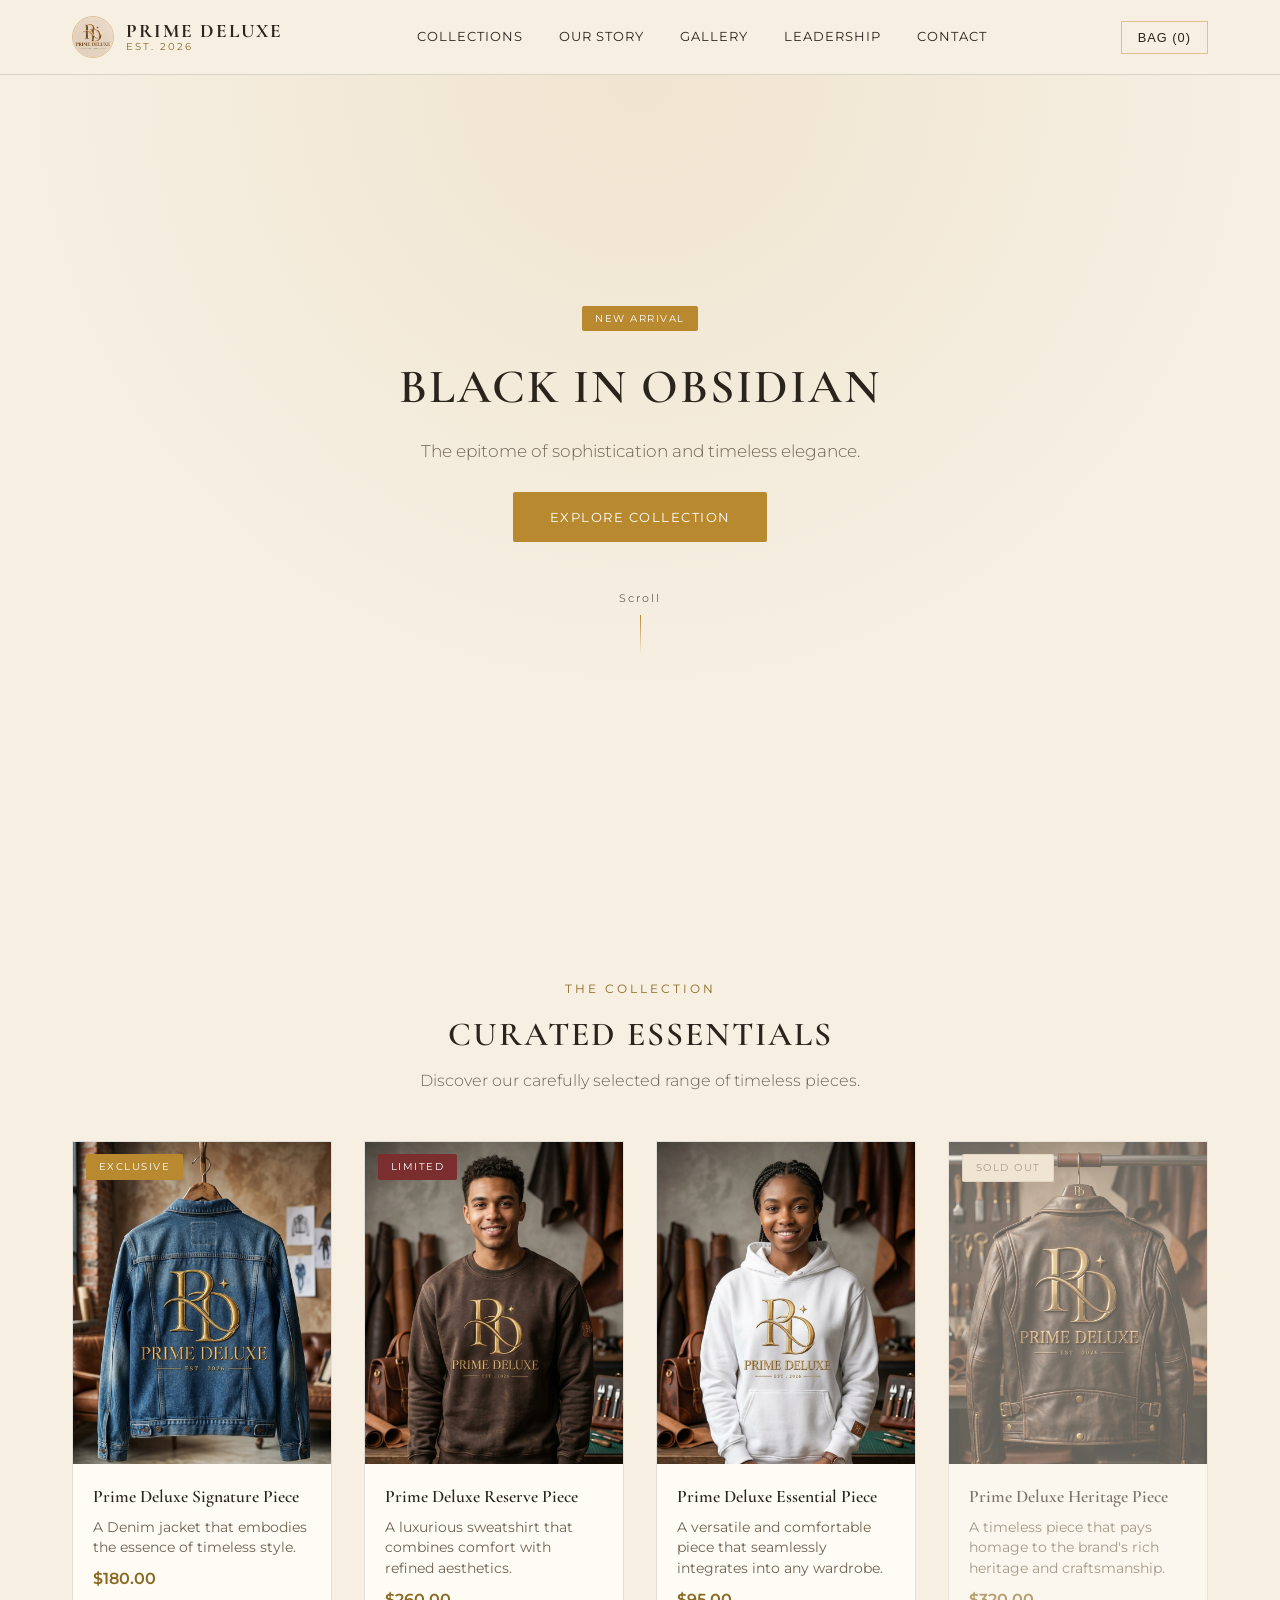
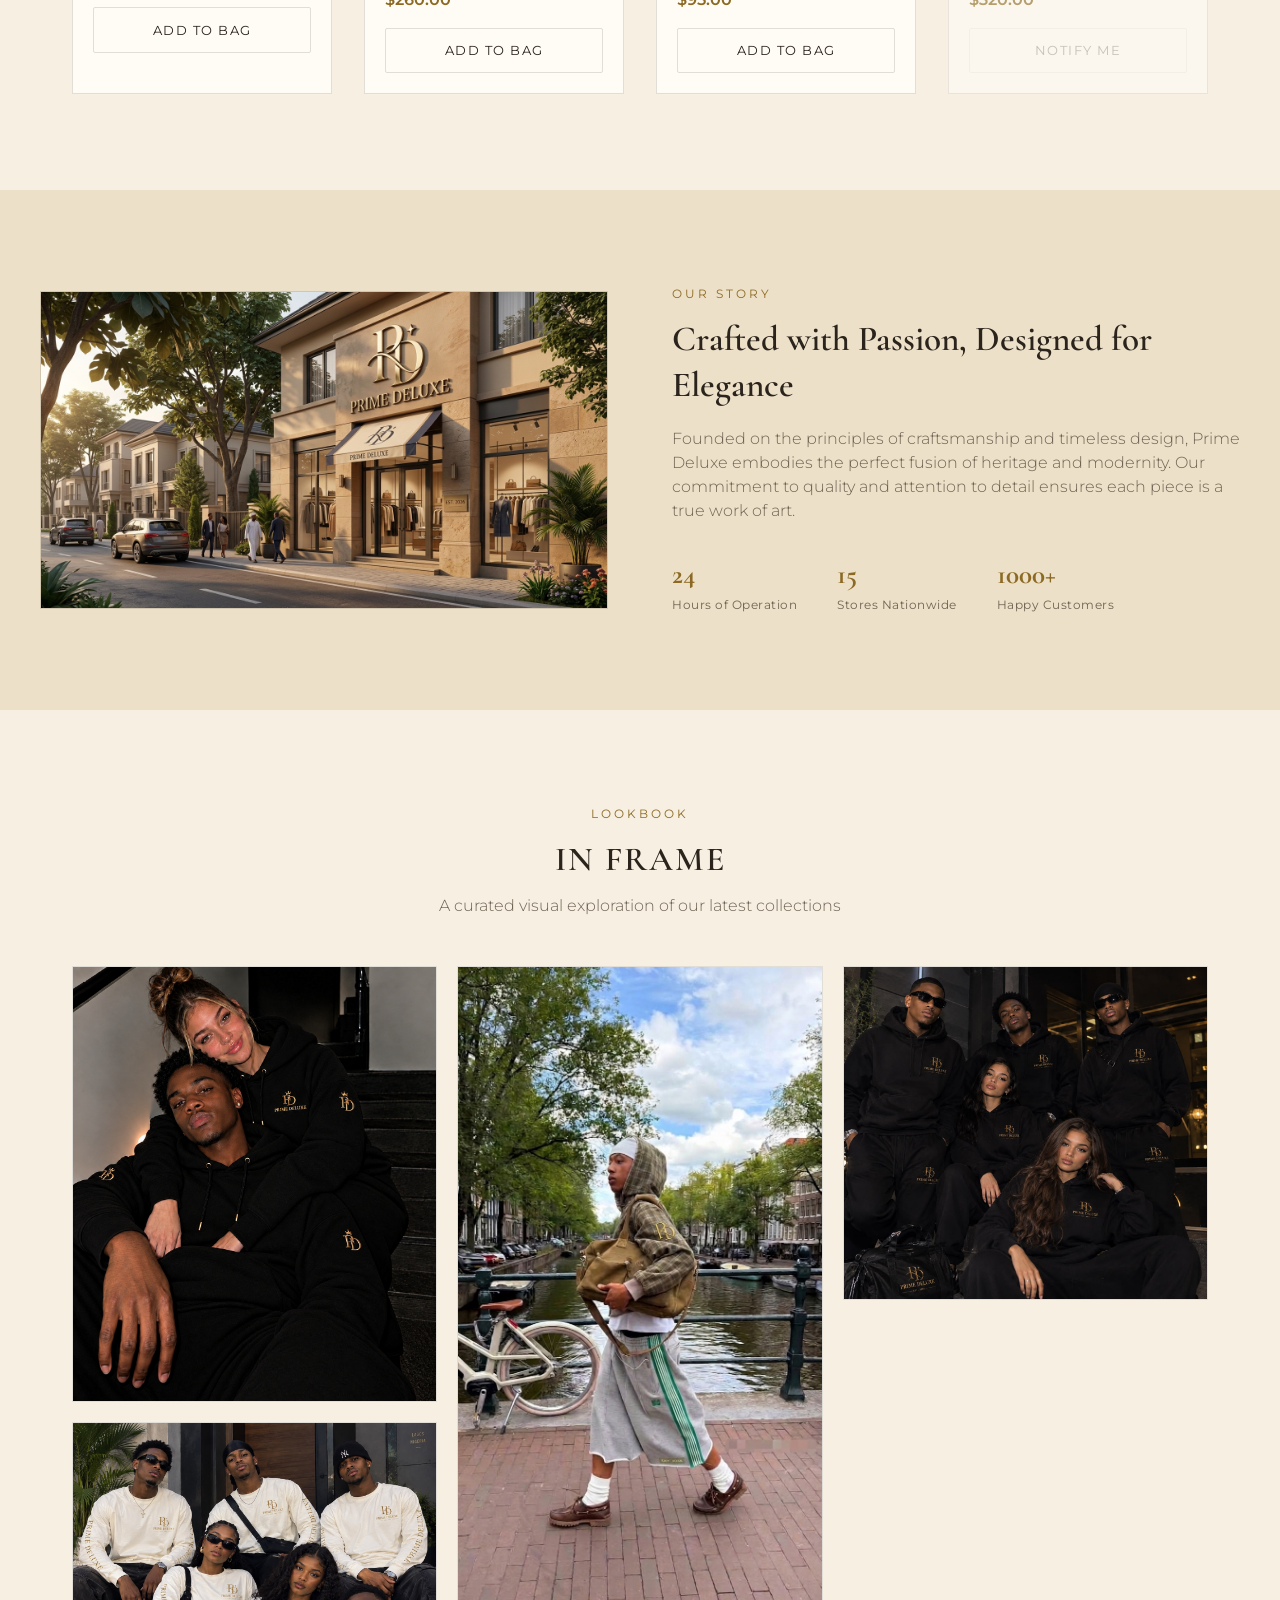
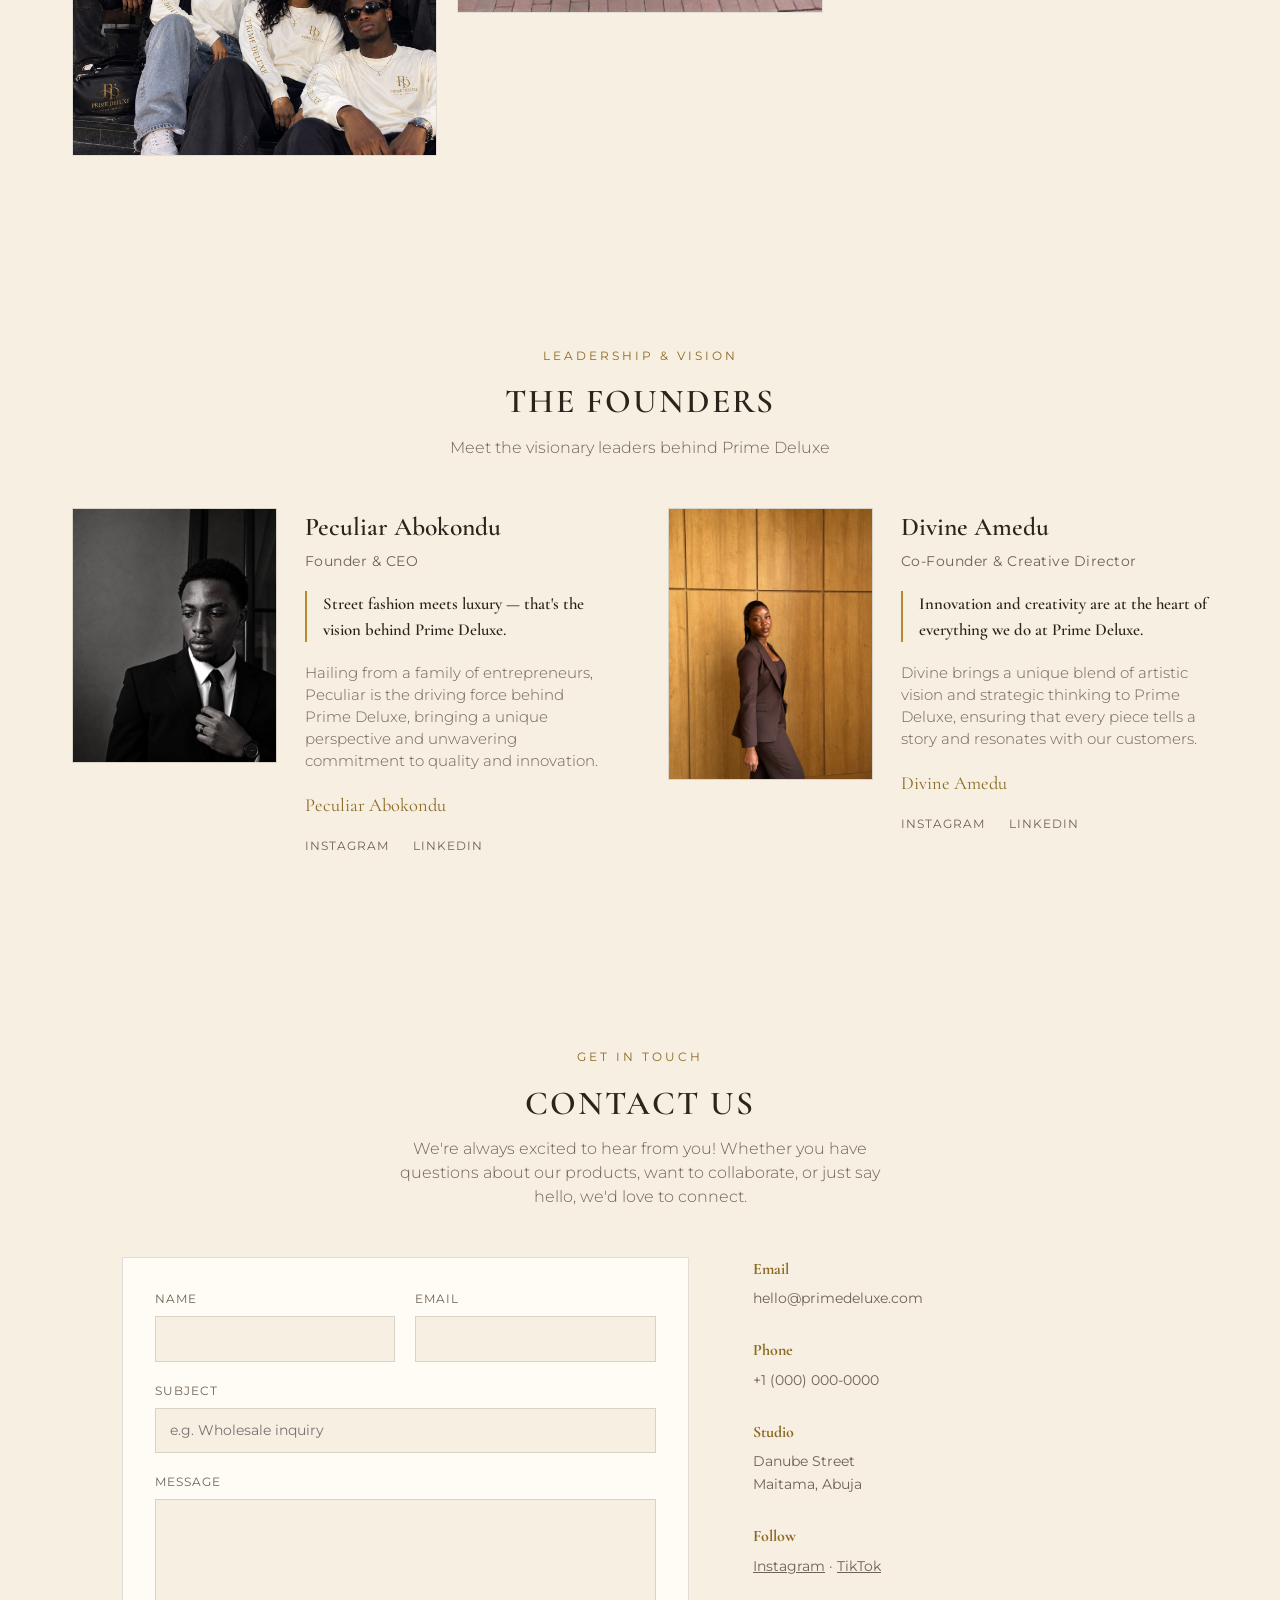
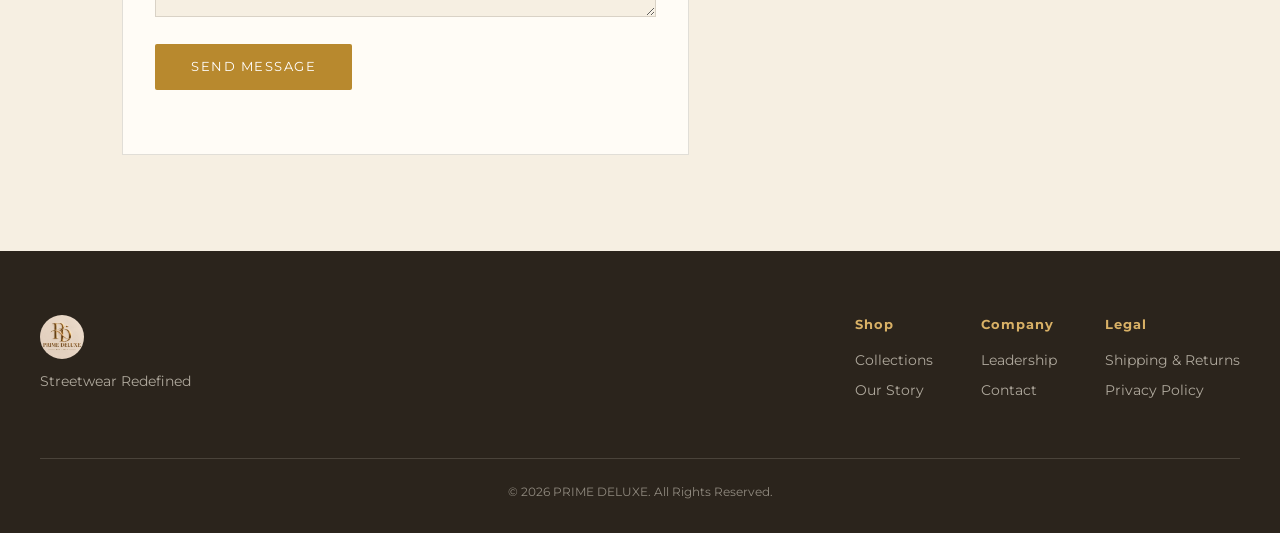
<file: index.html>
<!DOCTYPE html>
<html lang="en">
<head>
  <meta charset="UTF-8">
  <meta name="viewport" content="width=device-width, initial-scale=1.0">
  <title>PRIME DELUXE | Est. 2026</title>
  <link rel="stylesheet" href="style.css">
  <link rel="icon" href="assets/logo.jpeg">
  <link rel="preconnect" href="https://fonts.googleapis.com">
  <link rel="preconnect" href="https://fonts.gstatic.com" crossorigin>
  <link href="https://fonts.googleapis.com/css2?family=Cormorant+Garamond:wght@500;600;700&family=Montserrat:wght@300;400;500;600&display=swap" rel="stylesheet">
</head>
<body>

  <header class="navbar">
    <div class="nav-container">
      <a href="#" class="brand-logo">
        <img src="assets/logo.jpeg" alt="Prime Deluxe logo" class="brand-mark">
        <span class="brand-wordmark">
          <span class="logo-text">PRIME DELUXE</span>
          <span class="sub-text">EST. 2026</span>
        </span>
      </a>
      <nav class="nav-links">
        <a href="#collections">Collections</a>
        <a href="#story">Our Story</a>
        <a href="#gallery">Gallery</a>
        <a href="#leadership">Leadership</a>
        <a href="#contact">Contact</a>
      </nav>
      <div class="nav-actions">
        <button id="cart-btn" class="cart-icon">Bag (<span id="cart-count">0</span>)</button>
      </div>
    </div>
  </header>

  <section class="hero">
    <div class="hero-content">
      <span class="badge gold-badge">New Arrival</span>
      <h1 class="hero-title">BLACK IN OBSIDIAN</h1>
      <p class="hero-subtitle">The epitome of sophistication and timeless elegance.</p>
      <a href="#collections" class="btn btn-primary">Explore Collection</a>
    </div>
    <div class="hero-scroll">
      <span>Scroll</span>
      <div class="scroll-line"></div>
    </div>
  </section>

  <!-- ============================================================
       PRODUCT PLACEHOLDERS
       Each .product-card carries data-attributes read by script.js
       to build the cart. Swap the image src, name, and price, and
       keep the data-id unique per product.
       ============================================================ -->
  <section id="collections" class="products-section">
    <span class="eyebrow center">THE COLLECTION</span>
    <h2 class="section-title">CURATED ESSENTIALS</h2>
    <p class="section-subtitle">Discover our carefully selected range of timeless pieces.</p>

    <div class="product-grid">

      <article class="product-card" data-id="pd-item-001" data-name="Prime Deluxe Signature Piece" data-price="180.00">
        <div class="product-image">
          <span class="badge gold-badge">Exclusive</span>
          <img src="assets/images/PD1.jfif" alt="[Placeholder: product one photo]">
        </div>
        <div class="product-info">
          <h3>Prime Deluxe Signature Piece</h3>
          <p class="product-desc">A Denim jacket that embodies the essence of timeless style.</p>
          <p class="price">$180.00</p>
          <button class="btn btn-secondary add-to-cart-btn">Add to Bag</button>
        </div>
      </article>

      <article class="product-card" data-id="pd-item-002" data-name="Prime Deluxe Reserve Piece" data-price="260.00">
        <div class="product-image">
          <span class="badge wine-badge">Limited</span>
          <img src="assets/images/PD2.jfif" alt="[Placeholder: product two photo]">
        </div>
        <div class="product-info">
          <h3>Prime Deluxe Reserve Piece</h3>
          <p class="product-desc">A luxurious sweatshirt that combines comfort with refined aesthetics.</p>
          <p class="price">$260.00</p>
          <button class="btn btn-secondary add-to-cart-btn">Add to Bag</button>
        </div>
      </article>

      <article class="product-card" data-id="pd-item-003" data-name="Prime Deluxe Essential Piece" data-price="95.00">
        <div class="product-image">
          <img src="assets/images/PD3.jfif" alt="[Placeholder: product three photo]">
        </div>
        <div class="product-info">
          <h3>Prime Deluxe Essential Piece</h3>
          <p class="product-desc">A versatile and comfortable piece that seamlessly integrates into any wardrobe.</p>
          <p class="price">$95.00</p>
          <button class="btn btn-secondary add-to-cart-btn">Add to Bag</button>
        </div>
      </article>

      <article class="product-card sold-out" data-id="pd-item-004" data-name="Prime Deluxe Heritage Piece" data-price="320.00">
        <div class="product-image">
          <span class="badge muted-badge">Sold Out</span>
          <img src="assets/images/PD4.jfif" alt="[Placeholder: product four photo]">
        </div>
        <div class="product-info">
          <h3>Prime Deluxe Heritage Piece</h3>
          <p class="product-desc">A timeless piece that pays homage to the brand's rich heritage and craftsmanship.</p>
          <p class="price">$320.00</p>
          <button class="btn btn-secondary add-to-cart-btn" disabled>Notify Me</button>
        </div>
      </article>

    </div>
  </section>

  <!-- ============================================================
       OUR STORY
       ============================================================ -->
  <section id="story" class="story-section">
    <div class="story-container">
      <div class="story-image-wrapper">
        <img src="assets/images/PD_exterior.jfif" alt="Exterior view of the Prime Deluxe studio, showcasing a modern architectural design with large glass windows and a sleek facade." class="story-image">
      </div>
      <div class="story-content">
        <span class="eyebrow">OUR STORY</span>
        <h2 class="story-title">Crafted with Passion, Designed for Elegance</h2>
        <p class="story-text">Founded on the principles of craftsmanship and timeless design, Prime Deluxe embodies the perfect fusion of heritage and modernity. Our commitment to quality and attention to detail ensures each piece is a true work of art.</p>
        <ul class="story-stats">
          <li><strong>24</strong><span>Hours of Operation</span></li>
          <li><strong>15</strong><span>Stores Nationwide</span></li>
          <li><strong>1000+</strong><span>Happy Customers</span></li>
        </ul>
      </div>
    </div>
  </section>

  <!-- ============================================================
       GALLERY / LOOKBOOK
       Mixed landscape and portrait photos in a masonry layout — just
       drop images in, no need to match a fixed aspect ratio. Replace
       each src and alt text, and add or remove <figure> items freely.
       ============================================================ -->
  <section id="gallery" class="gallery-section">
    <span class="eyebrow center">LOOKBOOK</span>
    <h2 class="section-title">IN FRAME</h2>
    <p class="section-subtitle">A curated visual exploration of our latest collections</p>

    <div class="gallery-grid">
      <figure class="gallery-item">
        <img src="assets/images/PD_couple.png" alt="A couple wearing Prime Deluxe clothing, standing in front of a modern architectural backdrop.">
      </figure>
      <figure class="gallery-item">
        <img src="assets/images/PD_group_IMG.jpeg " alt="A group of friends wearing Prime Deluxe clothing, laughing and enjoying a sunny day outdoors.">
      </figure>
      <figure class="gallery-item">
        <img src="assets/images/PD-limited.jfif " alt="A group of friends wearing Prime Deluxe clothing, standing in a stylish urban setting.">
      </figure>
      <figure class="gallery-item">
        <img src="assets/images/PD_group_IMG3.jpeg" alt="A group of friends wearing Prime Deluxe clothing, posing in a scenic outdoor location.">
      </figure>
    </div>
  </section>

  <!-- ============================================================
       LEADERSHIP SECTION (CEO + Co-Founder)
       Each .leader-card is a self-contained profile. To add a third
       leader, copy one .leader-card block and add it inside
       .leadership-grid — the grid wraps automatically.
       ============================================================ -->
  <section id="leadership" class="leadership-section">
    <span class="eyebrow center">LEADERSHIP &amp; VISION</span>
    <h2 class="section-title">THE FOUNDERS</h2>
    <p class="section-subtitle">Meet the visionary leaders behind Prime Deluxe</p>

    <div class="leadership-grid">

      <article class="leader-card">
        <div class="leader-image-wrapper">
          <img src="assets/images/Peculiar-2.jpeg" alt="CEO Portrait" class="leader-image">
        </div>
        <div class="leader-content">
          <h3 class="leader-name">Peculiar Abokondu</h3>
          <p class="leader-title">Founder &amp; CEO</p>
          <blockquote class="leader-quote">Street fashion meets luxury — that's the vision behind Prime Deluxe.</blockquote>
          <p class="leader-bio">Hailing from a family of entrepreneurs, Peculiar is the driving force behind Prime Deluxe, bringing a unique perspective and unwavering commitment to quality and innovation.</p>
          <div class="leader-signature">
            <span class="signature-name">Peculiar Abokondu</span>
          </div>
          <div class="leader-socials">
            <a href="#" aria-label="CEO Instagram">Instagram</a>
            <a href="#" aria-label="CEO LinkedIn">LinkedIn</a>
          </div>
        </div>
      </article>

      <article class="leader-card">
        <div class="leader-image-wrapper">
          <img src="assets/images/PD_co-founder.jpeg" alt="Co-Founder Portrait" class="leader-image">
        </div>
        <div class="leader-content">
          <h3 class="leader-name">Divine Amedu</h3>
          <p class="leader-title">Co-Founder &amp; Creative Director</p>
          <blockquote class="leader-quote">Innovation and creativity are at the heart of everything we do at Prime Deluxe.</blockquote>
          <p class="leader-bio">Divine brings a unique blend of artistic vision and strategic thinking to Prime Deluxe, ensuring that every piece tells a story and resonates with our customers.</p>
          <div class="leader-signature">
            <span class="signature-name">Divine Amedu</span>
          </div>
          <div class="leader-socials">
            <a href="#" aria-label="Co-Founder Instagram">Instagram</a>
            <a href="#" aria-label="Co-Founder LinkedIn">LinkedIn</a>
          </div>
        </div>
      </article>

    </div>
  </section>

  <!-- ============================================================
       CONTACT FORM
       Placeholder submit handler in script.js — wire it to your
       backend / form service (Formspree, your own API, etc.) when
       you're ready.
       ============================================================ -->
  <section id="contact" class="contact-section">
    <span class="eyebrow center">GET IN TOUCH</span>
    <h2 class="section-title">CONTACT US</h2>
    <p class="section-subtitle">We're always excited to hear from you! Whether you have questions about our products, want to collaborate, or just say hello, we'd love to connect.</p>

    <div class="contact-container">
      <form id="contact-form" class="contact-form">
        <div class="form-row">
          <div class="form-field">
            <label for="contact-name">Name</label>
            <input type="text" id="contact-name" name="name" required>
          </div>
          <div class="form-field">
            <label for="contact-email">Email</label>
            <input type="email" id="contact-email" name="email" required>
          </div>
        </div>
        <div class="form-field">
          <label for="contact-subject">Subject</label>
          <input type="text" id="contact-subject" name="subject" placeholder="e.g. Wholesale inquiry" required>
        </div>
        <div class="form-field">
          <label for="contact-message">Message</label>
          <textarea id="contact-message" name="message" rows="5" required></textarea>
        </div>
        <button type="submit" class="btn btn-primary">Send Message</button>
        <p id="contact-status" class="contact-status" role="status"></p>
      </form>

      <div class="contact-details">
        <div class="contact-detail-item">
          <h4>Email</h4>
          <p>hello@primedeluxe.com</p>
        </div>
        <div class="contact-detail-item">
          <h4>Phone</h4>
          <p>+1 (000) 000-0000</p>
        </div>
        <div class="contact-detail-item">
          <h4>Studio</h4>
          <p>Danube Street<br>Maitama, Abuja</p>
        </div>
        <div class="contact-detail-item">
          <h4>Follow</h4>
          <p><a href="#">Instagram</a> &middot; <a href="#">TikTok</a></p>
        </div>
      </div>
    </div>
  </section>

  <!-- ============================================================
       CART DRAWER (payment-ready)
       See PAYMENT_CONFIG in script.js to connect a real provider.
       ============================================================ -->
  <div id="cart-overlay" class="cart-overlay"></div>
  <aside id="cart-drawer" class="cart-drawer" aria-hidden="true">
    <div class="cart-drawer-header">
      <h3>Your Bag</h3>
      <button id="cart-close-btn" class="cart-close-btn" aria-label="Close cart">&times;</button>
    </div>
    <div id="cart-items" class="cart-items">
      <!-- Cart line items injected here by script.js -->
    </div>
    <div class="cart-drawer-footer">
      <div class="cart-subtotal-row">
        <span>Subtotal</span>
        <span id="cart-subtotal">$0.00</span>
      </div>
      <p class="cart-note">Shipping and taxes calculated at checkout.</p>
      <button id="checkout-btn" class="btn btn-primary checkout-btn">Proceed to Checkout</button>
      <p class="payment-placeholder-note">[Placeholder: payment provider not yet connected — see PAYMENT_CONFIG in script.js]</p>
    </div>
  </aside>

  <footer class="footer">
    <div class="footer-container">
      <div class="footer-brand">
        <img src="assets/logo.jpeg" alt="Prime Deluxe logo" class="footer-logo">
        <p>Streetwear Redefined</p>
      </div>
      <div class="footer-links">
        <div class="footer-col">
          <h4>Shop</h4>
          <a href="#collections">Collections</a>
          <a href="#story">Our Story</a>
        </div>
        <div class="footer-col">
          <h4>Company</h4>
          <a href="#leadership">Leadership</a>
          <a href="#contact">Contact</a>
        </div>
        <div class="footer-col">
          <h4>Legal</h4>
          <a href="#">Shipping & Returns</a>
          <a href="#">Privacy Policy</a>
        </div>
      </div>
    </div>
    <p class="footer-copyright">&copy; 2026 PRIME DELUXE. All Rights Reserved.</p>
  </footer>

  <script src="script.js"></script>
</body>
</html>
</file>
<file: style.css>
/* ==========================================================================
   PRIME DELUXE — DESIGN TOKENS
   Change these variables to retheme the whole site.
   ========================================================================== */

:root {
  /* Backgrounds */
  --bg-main: #f6efe2;
  --bg-alt: #ede0c8;
  --bg-card: #fffcf6;
  --bg-dark-contrast: #2b241c;

  /* Text */
  --text-main: #2b241c;
  --text-muted: #6f6354;
  --text-on-dark: #f6efe2;

  /* Accents (pulled from the logo's metallic gold) */
  --accent-gold: #b8892e;
  --accent-gold-light: #d9b166;
  --accent-gold-dark: #8c6a23;
  --accent-wine: #7a2e2e;

  /* Structure */
  --border-subtle: rgba(43, 36, 28, 0.14);
  --border-gold: rgba(184, 137, 46, 0.45);

  /* Type */
  --font-heading: 'Cormorant Garamond', serif;
  --font-body: 'Montserrat', sans-serif;

  --radius: 2px;
}

* { box-sizing: border-box; margin: 0; padding: 0; }

body {
  background: var(--bg-main);
  color: var(--text-main);
  font-family: var(--font-body);
  line-height: 1.5;
  -webkit-font-smoothing: antialiased;
}

img { max-width: 100%; display: block; }

a { text-decoration: none; color: inherit; }

/* ==========================================================================
   NAVBAR
   ========================================================================== */

.navbar {
  position: sticky;
  top: 0;
  z-index: 900;
  background: rgba(246, 239, 226, 0.92);
  backdrop-filter: blur(8px);
  border-bottom: 1px solid var(--border-subtle);
}

.nav-container {
  max-width: 1200px;
  margin: 0 auto;
  padding: 1rem 2rem;
  display: flex;
  align-items: center;
  justify-content: space-between;
}

.brand-logo {
  display: flex;
  align-items: center;
  gap: 0.75rem;
}

.brand-mark {
  width: 42px;
  height: 42px;
  object-fit: cover;
  border-radius: 50%;
  border: 1px solid var(--border-gold);
}

.brand-wordmark {
  display: flex;
  flex-direction: column;
  line-height: 1.1;
}

.logo-text {
  font-family: var(--font-heading);
  font-weight: 700;
  font-size: 1.2rem;
  letter-spacing: 2px;
  color: var(--text-main);
}

.sub-text {
  font-size: 0.6rem;
  letter-spacing: 2px;
  color: var(--accent-gold-dark);
}

.nav-links {
  display: flex;
  gap: 2.25rem;
}

.nav-links a {
  font-size: 0.8rem;
  letter-spacing: 1px;
  text-transform: uppercase;
  color: var(--text-main);
  transition: color 0.2s ease;
}

.nav-links a:hover { color: var(--accent-gold); }

.cart-icon {
  background: none;
  border: 1px solid var(--border-gold);
  color: var(--text-main);
  padding: 0.5rem 1rem;
  font-size: 0.8rem;
  letter-spacing: 1px;
  text-transform: uppercase;
  cursor: pointer;
  transition: all 0.2s ease;
}

.cart-icon:hover {
  background: var(--accent-gold);
  color: var(--bg-card);
  border-color: var(--accent-gold);
}

/* ==========================================================================
   HERO
   ========================================================================== */

.hero {
  min-height: 90vh;
  display: flex;
  flex-direction: column;
  align-items: center;
  justify-content: center;
  text-align: center;
  padding: 4rem 2rem;
  background:
    radial-gradient(circle at 50% 0%, rgba(184, 137, 46, 0.10), transparent 60%),
    var(--bg-main);
}

.hero-content { max-width: 640px; }

.hero-title {
  font-family: var(--font-heading);
  font-weight: 600;
  font-size: 3rem;
  letter-spacing: 2px;
  margin: 1.25rem 0 1rem;
}

.hero-subtitle {
  color: var(--text-muted);
  font-weight: 300;
  margin-bottom: 1.75rem;
  font-size: 1.05rem;
}

.hero-scroll {
  margin-top: 3rem;
  display: flex;
  flex-direction: column;
  align-items: center;
  gap: 0.5rem;
  font-size: 0.7rem;
  letter-spacing: 2px;
  color: var(--text-muted);
  animation: bounce 2.2s infinite;
}

.scroll-line {
  width: 1px;
  height: 40px;
  background: linear-gradient(to bottom, var(--accent-gold), transparent);
}

@keyframes bounce {
  0%, 100% { transform: translateY(0); }
  50% { transform: translateY(8px); }
}

/* ==========================================================================
   SHARED: BADGES, BUTTONS, SECTION HEADERS
   ========================================================================== */

.badge {
  display: inline-block;
  padding: 0.3rem 0.8rem;
  font-size: 0.65rem;
  letter-spacing: 1.5px;
  text-transform: uppercase;
  border-radius: var(--radius);
}

.gold-badge { background: var(--accent-gold); color: #fff; }
.wine-badge { background: var(--accent-wine); color: #fff; }
.muted-badge { background: var(--bg-alt); color: var(--text-muted); border: 1px solid var(--border-subtle); }

.btn {
  display: inline-block;
  padding: 0.9rem 2.2rem;
  font-family: var(--font-body);
  font-size: 0.8rem;
  letter-spacing: 1.5px;
  text-transform: uppercase;
  cursor: pointer;
  border: 1px solid transparent;
  border-radius: var(--radius);
  transition: all 0.25s ease;
}

.btn-primary {
  background: var(--accent-gold);
  color: #fff;
}

.btn-primary:hover {
  background: var(--accent-gold-dark);
}

.btn-secondary {
  width: 100%;
  background: transparent;
  border-color: var(--border-subtle);
  color: var(--text-main);
}

.btn-secondary:hover {
  border-color: var(--accent-gold);
  color: var(--accent-gold-dark);
}

.btn:disabled {
  opacity: 0.4;
  cursor: not-allowed;
}

.section-title {
  font-family: var(--font-heading);
  text-align: center;
  font-weight: 600;
  font-size: 2.1rem;
  letter-spacing: 2px;
  margin-bottom: 0.5rem;
}

.section-subtitle {
  text-align: center;
  color: var(--text-muted);
  font-weight: 300;
  max-width: 500px;
  margin: 0 auto 3rem;
}

.eyebrow {
  display: block;
  font-size: 0.72rem;
  letter-spacing: 3px;
  color: var(--accent-gold-dark);
  margin-bottom: 0.75rem;
}

.eyebrow.center { text-align: center; }

/* ==========================================================================
   PRODUCTS
   ========================================================================== */

.products-section {
  max-width: 1200px;
  margin: 0 auto;
  padding: 6rem 2rem;
}

.product-grid {
  display: grid;
  grid-template-columns: repeat(auto-fit, minmax(250px, 1fr));
  gap: 2rem;
}

.product-card {
  background: var(--bg-card);
  border: 1px solid var(--border-subtle);
  transition: transform 0.25s ease, border-color 0.25s ease;
}

.product-card:hover {
  transform: translateY(-4px);
  border-color: var(--accent-gold);
}

.product-card.sold-out { opacity: 0.6; }

.product-image {
  position: relative;
  aspect-ratio: 4 / 5;
  overflow: hidden;
}

.product-image .badge {
  position: absolute;
  top: 0.8rem;
  left: 0.8rem;
  z-index: 2;
}

.product-info { padding: 1.25rem; }

.product-info h3 {
  font-family: var(--font-heading);
  font-weight: 600;
  font-size: 1.1rem;
  margin-bottom: 0.4rem;
}

.product-desc {
  color: var(--text-muted);
  font-size: 0.85rem;
  margin-bottom: 0.6rem;
}

.price {
  font-weight: 600;
  color: var(--accent-gold-dark);
  margin-bottom: 1rem;
}

/* ==========================================================================
   OUR STORY
   ========================================================================== */

.story-section {
  background: var(--bg-alt);
  padding: 6rem 2rem;
}

.story-container {
  max-width: 1200px;
  margin: 0 auto;
  display: grid;
  grid-template-columns: 1fr 1fr;
  gap: 4rem;
  align-items: center;
}

.story-title {
  font-family: var(--font-heading);
  font-weight: 600;
  font-size: 2.2rem;
  line-height: 1.3;
  margin-bottom: 1.25rem;
}

.story-text {
  color: var(--text-muted);
  font-weight: 300;
  margin-bottom: 2rem;
  max-width: 60ch;
}

.story-stats {
  display: flex;
  gap: 2.5rem;
  list-style: none;
}

.story-stats li {
  display: flex;
  flex-direction: column;
}

.story-stats strong {
  font-family: var(--font-heading);
  font-size: 1.7rem;
  color: var(--accent-gold-dark);
}

.story-stats span {
  font-size: 0.75rem;
  color: var(--text-muted);
  letter-spacing: 0.5px;
}

.story-image-wrapper img {
  border: 1px solid var(--border-subtle);
}

/* ==========================================================================
   GALLERY / LOOKBOOK
   Masonry via CSS columns — handles landscape and portrait images side
   by side without cropping or forcing a fixed aspect ratio.
   ========================================================================== */

.gallery-section {
  max-width: 1200px;
  margin: 0 auto;
  padding: 6rem 2rem;
}

.gallery-grid {
  columns: 3 280px;
  column-gap: 1.25rem;
}

.gallery-item {
  break-inside: avoid;
  margin: 0 0 1.25rem;
  border: 1px solid var(--border-subtle);
  overflow: hidden;
  background: var(--bg-card);
}

.gallery-item img {
  width: 100%;
  display: block;
  transition: transform 0.4s ease;
}

.gallery-item:hover img {
  transform: scale(1.04);
}

@media (max-width: 640px) {
  .gallery-grid { columns: 2 200px; }
}

/* ==========================================================================
   LEADERSHIP SECTION (CEO + Co-Founder, or more)
   .leadership-grid wraps as many .leader-card items as you add — two
   sit side by side on desktop and stack on mobile.
   ========================================================================== */

.leadership-section {
  max-width: 1200px;
  margin: 0 auto;
  padding: 6rem 2rem;
}

.leadership-grid {
  display: grid;
  grid-template-columns: repeat(auto-fit, minmax(360px, 1fr));
  gap: 3.5rem;
}

.leader-card {
  display: grid;
  grid-template-columns: 0.8fr 1.2fr;
  gap: 1.75rem;
  align-items: start;
}

.leader-image-wrapper img { border: 1px solid var(--border-subtle); }

.leader-name {
  font-family: var(--font-heading);
  font-weight: 600;
  font-size: 1.6rem;
  margin-bottom: 0.3rem;
}

.leader-title {
  color: var(--text-muted);
  font-size: 0.85rem;
  margin-bottom: 1.25rem;
  letter-spacing: 0.5px;
}

.leader-quote {
  font-family: var(--font-heading);
  font-weight: 600;
  font-size: 1.05rem;
  line-height: 1.5;
  border-left: 2px solid var(--accent-gold);
  padding-left: 1rem;
  margin-bottom: 1.25rem;
}

.leader-bio {
  color: var(--text-muted);
  font-weight: 300;
  font-size: 0.92rem;
  margin-bottom: 1.25rem;
}

.leader-signature {
  font-family: var(--font-heading);
  font-size: 1.15rem;
  margin-bottom: 0.85rem;
  color: var(--accent-gold-dark);
}

.leader-socials a {
  margin-right: 1.25rem;
  font-size: 0.75rem;
  letter-spacing: 1px;
  text-transform: uppercase;
  color: var(--text-muted);
}

.leader-socials a:hover { color: var(--accent-gold-dark); }

@media (max-width: 560px) {
  .leader-card {
    grid-template-columns: 1fr;
  }
}

/* ==========================================================================
   CONTACT
   ========================================================================== */

.contact-section {
  max-width: 1100px;
  margin: 0 auto;
  padding: 6rem 2rem;
}

.contact-container {
  display: grid;
  grid-template-columns: 1.4fr 1fr;
  gap: 4rem;
  margin-top: 1rem;
}

.contact-form {
  background: var(--bg-card);
  border: 1px solid var(--border-subtle);
  padding: 2rem;
}

.form-row {
  display: grid;
  grid-template-columns: 1fr 1fr;
  gap: 1.25rem;
}

.form-field { margin-bottom: 1.25rem; }

.form-field label {
  display: block;
  font-size: 0.75rem;
  letter-spacing: 1px;
  text-transform: uppercase;
  color: var(--text-muted);
  margin-bottom: 0.5rem;
}

.form-field input,
.form-field textarea {
  width: 100%;
  padding: 0.8rem 0.9rem;
  background: var(--bg-main);
  border: 1px solid var(--border-subtle);
  color: var(--text-main);
  font-family: var(--font-body);
  font-size: 0.9rem;
  resize: vertical;
}

.form-field input:focus,
.form-field textarea:focus {
  outline: none;
  border-color: var(--accent-gold);
}

.contact-status {
  margin-top: 1rem;
  font-size: 0.85rem;
  color: var(--accent-gold-dark);
  min-height: 1.2em;
}

.contact-details {
  display: flex;
  flex-direction: column;
  gap: 1.75rem;
}

.contact-detail-item h4 {
  font-family: var(--font-heading);
  font-size: 1rem;
  margin-bottom: 0.4rem;
  color: var(--accent-gold-dark);
}

.contact-detail-item p {
  color: var(--text-muted);
  font-size: 0.9rem;
  line-height: 1.6;
}

.contact-detail-item a { color: var(--text-muted); text-decoration: underline; }
.contact-detail-item a:hover { color: var(--accent-gold-dark); }

/* ==========================================================================
   CART DRAWER (payment-ready UI)
   ========================================================================== */

.cart-overlay {
  position: fixed;
  inset: 0;
  background: rgba(43, 36, 28, 0.45);
  opacity: 0;
  pointer-events: none;
  transition: opacity 0.3s ease;
  z-index: 1100;
}

.cart-overlay.active { opacity: 1; pointer-events: auto; }

.cart-drawer {
  position: fixed;
  top: 0;
  right: -420px;
  width: 100%;
  max-width: 420px;
  height: 100%;
  background: var(--bg-card);
  border-left: 1px solid var(--border-subtle);
  display: flex;
  flex-direction: column;
  transition: right 0.3s ease;
  z-index: 1200;
}

.cart-drawer.active { right: 0; }

.cart-drawer-header {
  display: flex;
  justify-content: space-between;
  align-items: center;
  padding: 1.5rem;
  border-bottom: 1px solid var(--border-subtle);
}

.cart-drawer-header h3 {
  font-family: var(--font-heading);
  letter-spacing: 1px;
}

.cart-close-btn {
  background: none;
  border: none;
  color: var(--text-main);
  font-size: 1.5rem;
  cursor: pointer;
  line-height: 1;
}

.cart-items {
  flex: 1;
  overflow-y: auto;
  padding: 1rem 1.5rem;
}

.cart-empty-msg {
  color: var(--text-muted);
  text-align: center;
  margin-top: 2rem;
  font-size: 0.9rem;
}

.cart-line-item {
  display: grid;
  grid-template-columns: 64px 1fr auto;
  gap: 1rem;
  padding: 1rem 0;
  border-bottom: 1px solid var(--border-subtle);
  align-items: center;
}

.cart-line-item img {
  width: 64px;
  height: 80px;
  object-fit: cover;
}

.cart-line-name { font-size: 0.9rem; margin-bottom: 0.3rem; }

.cart-line-controls {
  display: flex;
  align-items: center;
  gap: 0.5rem;
  font-size: 0.85rem;
}

.cart-line-controls button {
  background: var(--bg-alt);
  border: 1px solid var(--border-subtle);
  color: var(--text-main);
  width: 22px;
  height: 22px;
  cursor: pointer;
}

.cart-line-remove {
  justify-self: end;
  background: none;
  border: none;
  color: var(--text-muted);
  font-size: 0.75rem;
  text-decoration: underline;
  cursor: pointer;
}

.cart-drawer-footer {
  padding: 1.5rem;
  border-top: 1px solid var(--border-subtle);
}

.cart-subtotal-row {
  display: flex;
  justify-content: space-between;
  font-size: 1.05rem;
  margin-bottom: 0.5rem;
}

.cart-note {
  color: var(--text-muted);
  font-size: 0.75rem;
  margin-bottom: 1rem;
}

.checkout-btn { width: 100%; }

.payment-placeholder-note {
  margin-top: 0.75rem;
  font-size: 0.7rem;
  color: var(--text-muted);
  text-align: center;
}

/* ==========================================================================
   FOOTER
   ========================================================================== */

.footer {
  background: var(--bg-dark-contrast);
  color: var(--text-on-dark);
  padding: 4rem 2rem 2rem;
}

.footer-container {
  max-width: 1200px;
  margin: 0 auto;
  display: flex;
  justify-content: space-between;
  flex-wrap: wrap;
  gap: 3rem;
  margin-bottom: 3rem;
}

.footer-brand { display: flex; flex-direction: column; gap: 0.75rem; }

.footer-logo {
  width: 44px;
  height: 44px;
  object-fit: cover;
  border-radius: 50%;
}

.footer-brand p {
  color: rgba(246, 239, 226, 0.65);
  font-size: 0.85rem;
  max-width: 30ch;
}

.footer-links { display: flex; gap: 3rem; }

.footer-col h4 {
  font-size: 0.8rem;
  letter-spacing: 1px;
  margin-bottom: 1rem;
  color: var(--accent-gold-light);
}

.footer-col a {
  display: block;
  color: rgba(246, 239, 226, 0.65);
  font-size: 0.85rem;
  margin-bottom: 0.6rem;
}

.footer-col a:hover { color: var(--accent-gold-light); }

.footer-copyright {
  text-align: center;
  color: rgba(246, 239, 226, 0.5);
  font-size: 0.75rem;
  border-top: 1px solid rgba(246, 239, 226, 0.15);
  padding-top: 1.5rem;
  max-width: 1200px;
  margin: 0 auto;
}

/* ==========================================================================
   RESPONSIVE
   ========================================================================== */

@media (max-width: 860px) {
  .nav-links { display: none; }
  .story-container,
  .contact-container,
  .form-row {
    grid-template-columns: 1fr;
  }
  .story-image-wrapper { order: -1; }
  .hero-title { font-size: 2.2rem; }
}

@media (prefers-reduced-motion: reduce) {
  .hero-scroll { animation: none; }
  .product-card, .cart-drawer, .cart-overlay { transition: none; }
}
</file>
